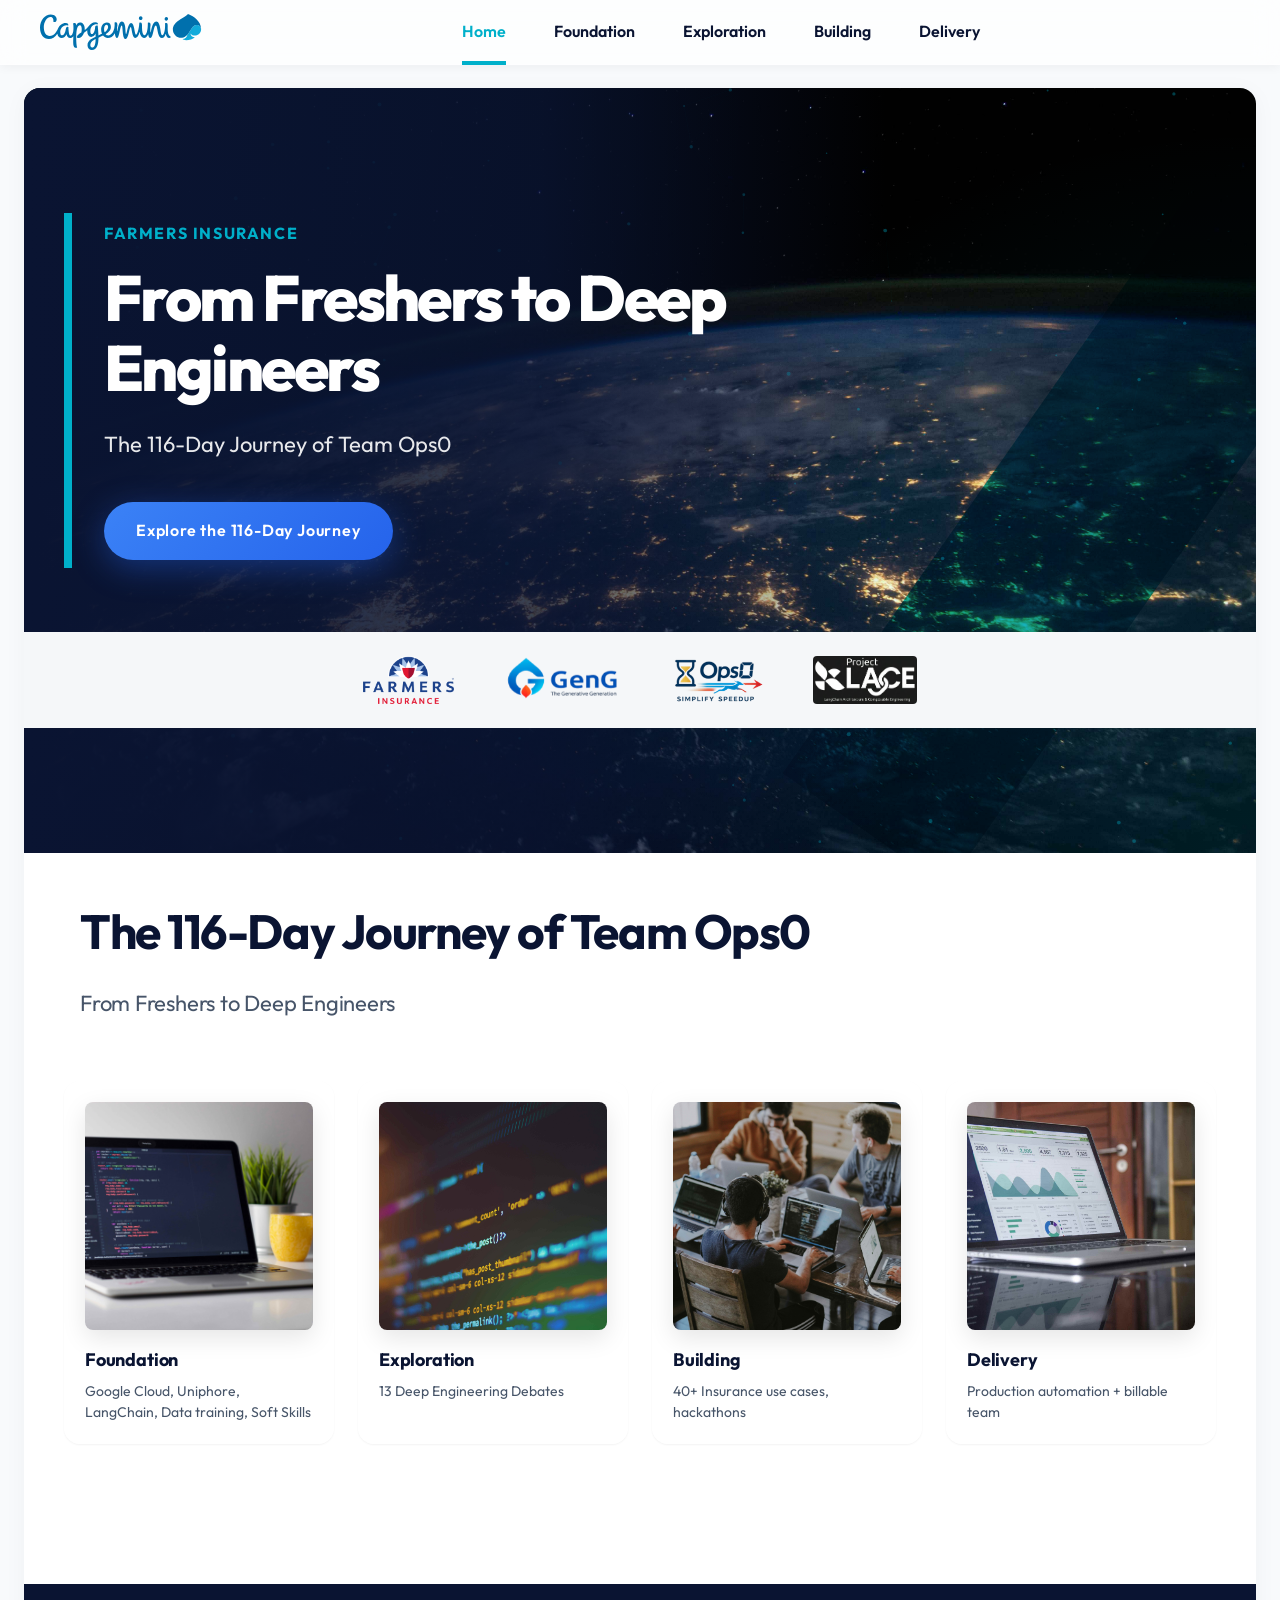
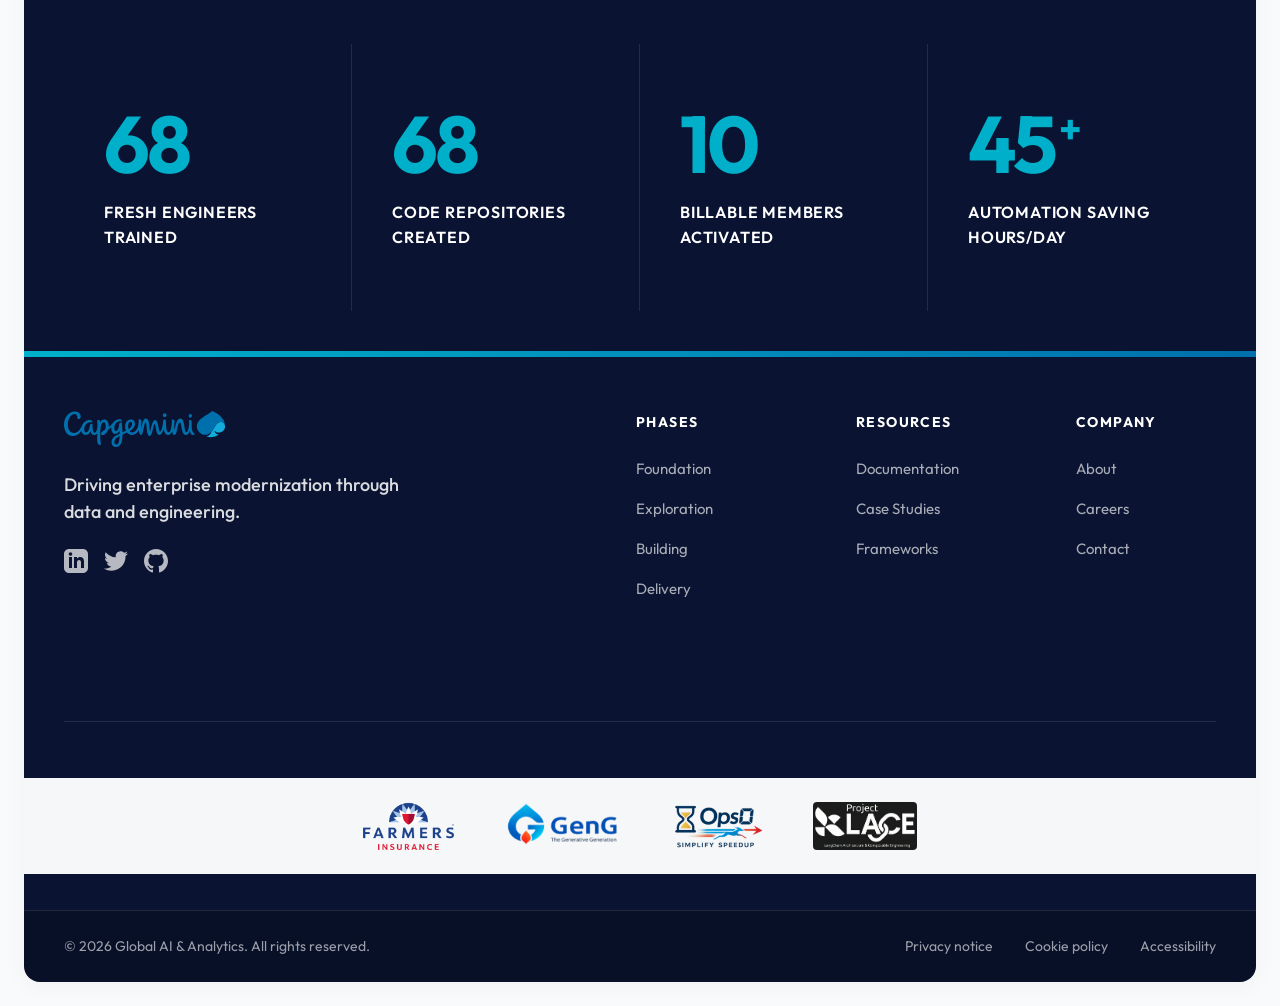
<file: html/index.html>
<!DOCTYPE html>
<html lang="en">

<head>
    <meta charset="UTF-8">
    <meta name="viewport" content="width=device-width, initial-scale=1.0">
    <title>Platform Engineering Journey | Global AI & Analytics</title>
    <!-- Combined Google Fonts: Inter for readibility, Outfit for Mannat-style headings -->
    <link
        href="https://fonts.googleapis.com/css2?family=Inter:wght@400;500;600&family=Outfit:wght@400;600;700;800&display=swap"
        rel="stylesheet">
    <link rel="stylesheet" href="../css/global.css">
    <link rel="stylesheet" href="../css/layout.css">
    <link rel="stylesheet" href="../css/navbar.css">
    <link rel="stylesheet" href="../css/hero.css">
    <link rel="stylesheet" href="../css/tiles.css">
    <link rel="stylesheet" href="../css/metrics.css">
    <link rel="stylesheet" href="../css/logos.css">
</head>

<body>
    <div class="page-wrapper">
        <div class="content-island">
            <header class="navbar">
                <div class="container container--nav">
                    <div class="navbar__logo"><img src="../assets/capgemini-logo.svg" alt="Capgemini"
                            style="height: 36px; width: auto; display: block;"></div>
                    <nav class="navbar__menu">
                        <a href="index.html">Home</a>
                        <a href="foundation.html">Foundation</a>
                        <a href="exploration.html">Exploration</a>
                        <a href="building.html">Building</a>
                        <a href="delivery.html">Delivery</a>
                    </nav>
                    <div class="navbar__actions" style="display: flex; align-items: center; gap: 20px;">
                        <div class="navbar__toggle" id="mobile-menu">
                            <span class="bar"></span>
                            <span class="bar"></span>
                            <span class="bar"></span>
                        </div>
                    </div>
                </div>
            </header>

            <main>
                <!-- Modern Hero Section - Full Background Capgemini Style fuses with Mannat Canvas -->
                <section class="hero hero--home">
                    <canvas id="network-canvas" class="hero__canvas"></canvas>
                    <div class="hero__overlay"></div>
                    <div class="container hero__container">
                        <div class="hero__content animate-on-scroll fade-in">
                            <span class="hero__pre-heading"
                                style="display: block; font-size: 16px; font-weight: 700; text-transform: uppercase; letter-spacing: 0.1em; color: var(--color-cap-cyan); margin-bottom: 16px;">Farmers
                                Insurance</span>
                            <h1 class="hero__heading">From Freshers to Deep Engineers</h1>
                            <p class="hero__paragraph">The 116-Day Journey of Team Ops0</p>
                            <a href="#journey" class="btn btn--primary">Explore the 116-Day Journey</a>
                        </div>
                        <div class="partner-logos animate-on-scroll fade-in">
                            <img src="../assets/logo1.png" alt="Partner Logo 1" class="partner-logo">
                            <img src="../assets/logo2.png" alt="Partner Logo 2" class="partner-logo">
                            <img src="../assets/logo3.png" alt="Partner Logo 3" class="partner-logo">
                            <img src="../assets/logo4_premium.png" alt="Partner Logo 4" class="partner-logo">
                        </div>
                    </div>
                </section>

                <!-- Core Feature Section -->
                <section id="journey" class="section section--angled journey">
                    <div class="container">
                        <div class="section-header animate-on-scroll fade-in">
                            <h2 class="section__heading">The 116-Day Journey of Team Ops0</h2>
                            <p class="section__subtitle">From Freshers to Deep Engineers</p>
                        </div>

                        <div class="tiles-grid">
                            <!-- Tile 1 -->
                            <a href="foundation.html" class="tile animate-on-scroll stagger-in">
                                <div class="tile__thumbnail">
                                    <img src="../assets/foundation.jpg" alt="Foundation Phase">
                                </div>
                                <div class="tile__header">
                                    <h3 class="tile__title">Foundation</h3>
                                </div>
                                <p class="tile__description">Google Cloud, Uniphore, LangChain, Data training, Soft
                                    Skills</p>
                            </a>

                            <!-- Tile 2 -->
                            <a href="exploration.html" class="tile animate-on-scroll stagger-in">
                                <div class="tile__thumbnail">
                                    <img src="../assets/exploration.jpg" alt="Exploration Phase">
                                </div>
                                <div class="tile__header">
                                    <h3 class="tile__title">Exploration</h3>
                                </div>
                                <p class="tile__description">13 Deep Engineering Debates</p>
                            </a>

                            <!-- Tile 3 -->
                            <a href="building.html" class="tile animate-on-scroll stagger-in">
                                <div class="tile__thumbnail">
                                    <img src="../assets/building.jpg" alt="Building Phase">
                                </div>
                                <div class="tile__header">
                                    <h3 class="tile__title">Building</h3>
                                </div>
                                <p class="tile__description">40+ Insurance use cases, hackathons</p>
                            </a>

                            <!-- Tile 4 -->
                            <a href="delivery.html" class="tile animate-on-scroll stagger-in">
                                <div class="tile__thumbnail">
                                    <img src="../assets/delivery.jpg" alt="Delivery Phase">
                                </div>
                                <div class="tile__header">
                                    <h3 class="tile__title">Delivery</h3>
                                </div>
                                <p class="tile__description">Production automation + billable team</p>
                            </a>
                        </div>
                    </div>
                </section>

                <!-- Minimal Metrics Section -->
                <section class="section metrics">
                    <div class="container">
                        <div class="metrics-grid">
                            <div class="metric-card animate-on-scroll stagger-in">
                                <div class="metric__number-container">
                                    <span class="metric__number text-gradient" data-target="75">0</span>
                                </div>
                                <div class="metric__desc">fresh engineers trained</div>
                            </div>
                            <div class="metric-card animate-on-scroll stagger-in">
                                <div class="metric__number-container">
                                    <span class="metric__number text-gradient" data-target="69">0</span>
                                </div>
                                <div class="metric__desc">code repositories created</div>
                            </div>
                            <div class="metric-card animate-on-scroll stagger-in">
                                <div class="metric__number-container">
                                    <span class="metric__number text-gradient" data-target="10">0</span>
                                </div>
                                <div class="metric__desc">billable members activated</div>
                            </div>
                            <div class="metric-card animate-on-scroll stagger-in">
                                <div class="metric__number-container">
                                    <span class="metric__number text-gradient" data-target="45">0</span><span
                                        class="metric__suffix text-gradient">+</span>
                                </div>
                                <div class="metric__desc">automation saving hours/day</div>
                            </div>
                        </div>
                    </div>
                </section>


            </main>

            <footer class="footer">
                <div class="container footer__container">
                    <div class="footer__brand">
                        <div class="footer__logo">
                            <img src="../assets/capgemini-logo.svg" alt="Capgemini" style="height: 36px; width: auto; display: block;">
                        </div>
                        <p class="footer__tagline">Driving enterprise modernization through data and engineering.</p>
                        <div class="footer__socials" style="display: flex; gap: 16px; margin-top: 24px;">
                            <a href="#" aria-label="LinkedIn" style="color: rgba(255,255,255,0.7);"><svg width="24" height="24" viewBox="0 0 24 24" fill="currentColor"><path d="M19 0h-14c-2.761 0-5 2.239-5 5v14c0 2.761 2.239 5 5 5h14c2.762 0 5-2.239 5-5v-14c0-2.761-2.238-5-5-5zm-11 19h-3v-11h3v11zm-1.5-12.268c-.966 0-1.75-.79-1.75-1.764s.784-1.764 1.75-1.764 1.75.79 1.75 1.764-.783 1.764-1.75 1.764zm13.5 12.268h-3v-5.604c0-3.368-4-3.113-4 0v5.604h-3v-11h3v1.765c1.396-2.586 7-2.777 7 2.476v6.759z"/></svg></a>
                            <a href="#" aria-label="Twitter" style="color: rgba(255,255,255,0.7);"><svg width="24" height="24" viewBox="0 0 24 24" fill="currentColor"><path d="M24 4.557c-.883.392-1.832.656-2.828.775 1.017-.609 1.798-1.574 2.165-2.724-.951.564-2.005.974-3.127 1.195-.897-.957-2.178-1.555-3.594-1.555-3.179 0-5.515 2.966-4.797 6.045-4.091-.205-7.719-2.165-10.148-5.144-1.29 2.213-.669 5.116 1.523 6.574-.806-.026-1.566-.247-2.229-.616-.054 2.281 1.581 4.415 3.949 4.89-.693.188-1.452.232-2.224.084.626 1.956 2.444 3.379 4.6 3.419-2.07 1.623-4.678 2.348-7.29 2.04 2.179 1.397 4.768 2.212 7.548 2.212 9.142 0 14.307-7.721 13.995-14.646.962-.695 1.797-1.562 2.457-2.549z"/></svg></a>
                            <a href="#" aria-label="GitHub" style="color: rgba(255,255,255,0.7);"><svg width="24" height="24" viewBox="0 0 24 24" fill="currentColor"><path d="M12 0c-6.626 0-12 5.373-12 12 0 5.302 3.438 9.8 8.207 11.387.599.111.793-.261.793-.577v-2.234c-3.338.726-4.033-1.416-4.033-1.416-.546-1.387-1.333-1.756-1.333-1.756-1.089-.745.083-.729.083-.729 1.205.084 1.839 1.237 1.839 1.237 1.07 1.834 2.807 1.304 3.492.997.107-.775.418-1.305.762-1.604-2.665-.305-5.467-1.334-5.467-5.931 0-1.311.469-2.381 1.236-3.221-.124-.303-.535-1.524.117-3.176 0 0 1.008-.322 3.301 1.23.957-.266 1.983-.399 3.003-.404 1.02.005 2.047.138 3.006.404 2.291-1.552 3.297-1.23 3.297-1.23.653 1.653.242 2.874.118 3.176.77.84 1.235 1.911 1.235 3.221 0 4.609-2.807 5.624-5.479 5.921.43.372.823 1.102.823 2.222v3.293c0 .319.192.694.801.576 4.765-1.589 8.199-6.086 8.199-11.386 0-6.627-5.373-12-12-12z"/></svg></a>
                        </div>
                    </div>
                    <div class="footer__links-wrapper">
                        <div class="footer__column">
                            <h4>Phases</h4>
                            <div class="footer__link-list">
                                <a href="foundation.html">Foundation</a>
                                <a href="exploration.html">Exploration</a>
                                <a href="building.html">Building</a>
                                <a href="delivery.html">Delivery</a>
                            </div>
                        </div>
                        <div class="footer__column">
                            <h4>Resources</h4>
                            <div class="footer__link-list">
                                <a href="#">Documentation</a>
                                <a href="#">Case Studies</a>
                                <a href="#">Frameworks</a>
                            </div>
                        </div>
                        <div class="footer__column">
                            <h4>Company</h4>
                            <div class="footer__link-list">
                                <a href="#">About</a>
                                <a href="#">Careers</a>
                                <a href="#">Contact</a>
                            </div>
                        </div>
                    </div>
                    
                    <div class="footer__logo-grid">
                        <div class="partner-logos">
                            <img src="../assets/logo1.png" alt="Partner Logo 1" class="partner-logo">
                            <img src="../assets/logo2.png" alt="Partner Logo 2" class="partner-logo">
                            <img src="../assets/logo3.png" alt="Partner Logo 3" class="partner-logo">
                            <img src="../assets/logo4_premium.png" alt="Partner Logo 4" class="partner-logo">
                        </div>
                    </div>
                </div>
                <div class="footer__bottom">
                    <div class="container footer__bottom-container">
                        <p>&copy; 2026 Global AI & Analytics. All rights reserved.</p>
                        <div class="footer__bottom-links">
                            <a href="#">Privacy notice</a>
                            <a href="#">Cookie policy</a>
                            <a href="#">Accessibility</a>
                        </div>
                    </div>
                </div>
            </footer>

            <div id="back-to-top" class="back-to-top" aria-label="Back to Top">
                <svg width="24" height="24" viewBox="0 0 24 24" fill="none" stroke="currentColor" stroke-width="2" stroke-linecap="round" stroke-linejoin="round"><polyline points="18 15 12 9 6 15"></polyline></svg>
            </div>
            <script src="../js/navigation.js"></script>
            <script src="../js/animations.js"></script>
            <script src="../js/interactions.js"></script>
        </div><!-- End content-island -->
    </div><!-- End page-wrapper -->
</body>

</html>
</file>
<file: css/global.css>
:root {
    /* Capgemini core colors */
    --color-primary: #0070AD;
    --color-cap-cyan: #00B0CA;
    --color-cap-navy: #0A1432;
    
    /* Backgrounds & Surfaces */
    --color-bg-light: #F8FAFC;
    --color-white: #FFFFFF;
    --color-border: #E2E8F0;
    
    /* Text colors */
    --color-text-primary: #0A1432;
    --color-text-secondary: #475569;
    
    /* Glassmorphism Tokens */
    --glass-bg: rgba(255, 255, 255, 0.7);
    --glass-border: rgba(255, 255, 255, 0.3);
    --glass-shadow: 0 8px 32px 0 rgba(31, 38, 135, 0.1);
    
    /* Shadows */
    --shadow-sm: 0 1px 2px 0 rgba(0, 0, 0, 0.05);
    --shadow-md: 0 4px 6px -1px rgba(0, 0, 0, 0.1), 0 2px 4px -1px rgba(0, 0, 0, 0.06);
    --shadow-lg: 0 10px 15px -3px rgba(0, 0, 0, 0.1), 0 4px 6px -2px rgba(0, 0, 0, 0.05);
    --shadow-xl: 0 20px 25px -5px rgba(0, 0, 0, 0.1), 0 10px 10px -5px rgba(0, 0, 0, 0.04);

    /* Typography */
    --font-primary: "Outfit", "Inter", sans-serif;
}


/* Reset and Base Styles */
* {
    margin: 0;
    padding: 0;
    box-sizing: border-box;
}

body {
    font-family: var(--font-primary);
    font-size: 16px;
    line-height: 1.6;
    color: var(--color-text-primary);
    background-color: var(--color-white);
    /* Core capgemini is mostly white */
    overflow-x: hidden;
    padding-top: 0;
    /* Removed 80px padding, letting the Island handle layout */
    -webkit-font-smoothing: antialiased;
    -moz-osx-font-smoothing: grayscale;
}

h1,
h2,
h3,
h4,
h5,
h6 {
    color: var(--color-cap-navy);
    font-weight: 700;
    letter-spacing: -0.01em;
    margin-bottom: 24px;
}

a {
    text-decoration: none;
    color: var(--color-cap-cyan);
    transition: color 0.25s ease;
}

a:hover {
    color: var(--color-cap-navy);
}

ul {
    list-style: none;
}

/* Buttons - Sharp and Flat */
.btn {
    display: inline-flex;
    align-items: center;
    justify-content: center;
    padding: 16px 32px;
    font-size: 16px;
    font-weight: 600;
    border-radius: 0;
    /* Capgemini buttons are sharp */
    cursor: pointer;
    transition: all 0.3s ease;
    text-align: center;
    letter-spacing: 0.05em;
    text-transform: uppercase;
}

.btn--primary {
    background: linear-gradient(135deg, #3B82F6 0%, #2563EB 100%);
    /* Mannat vibrant blue */
    color: var(--color-white);
    border: none;
    border-radius: 40px;
    /* Mannat pill shape */
    box-shadow: 0 8px 32px rgba(37, 99, 235, 0.4);
    /* Mannat soft glow */
    text-transform: none;
    /* Mannat uses regular case for main buttons */
    font-weight: 600;
}

.btn--primary:hover {
    background: linear-gradient(135deg, #2563EB 0%, #1D4ED8 100%);
    color: var(--color-white);
    box-shadow: 0 12px 40px rgba(37, 99, 235, 0.5);
    transform: translateY(-2px);
}

.btn--secondary {
    background-color: transparent;
    color: var(--color-cap-navy);
    border: 1px solid var(--color-border);
    /* Thinner border per Mannat style */
    border-radius: 40px;
}

.btn--secondary:hover {
    border-color: var(--color-cap-navy);
    color: var(--color-cap-navy);
    background-color: transparent;
}

/* Utilities */
.text-gradient {
    /* Changing gradient to cyan for Capgemini feel */
    background: linear-gradient(135deg, var(--color-cap-cyan) 0%, var(--color-cap-navy) 100%);
    -webkit-background-clip: text;
    -webkit-text-fill-color: transparent;
    background-clip: text;
    color: transparent;
}

/* Typography Hierarchy: Tight tracking like Mannat */
.hero__heading,
.hero__page-heading {
    font-size: 80px;
    /* Massive text like mannat */
    font-weight: 800;
    line-height: 1.05;
    letter-spacing: -0.04em;
    /* Very tight spacing */
}

.section__heading {
    font-size: 48px;
    font-weight: 700;
    margin-bottom: 16px;
    letter-spacing: -0.03em;
    /* Tight spacing */
}

.section__subtitle {
    font-size: 22px;
    color: var(--color-text-secondary);
    margin-bottom: 60px;
    font-weight: 400;
    letter-spacing: -0.01em;
}

.tile__title {
    font-size: 26px;
    font-weight: 700;
    letter-spacing: -0.02em;
}

.caption {
    font-size: 14px;
    color: var(--color-text-secondary);
}

.back-to-top {
    position: fixed;
    bottom: 30px;
    right: 30px;
    width: 50px;
    height: 50px;
    background-color: var(--color-primary);
    color: white;
    border-radius: 50%;
    display: flex;
    justify-content: center;
    align-items: center;
    cursor: pointer;
    box-shadow: var(--shadow-lg);
    opacity: 0;
    visibility: hidden;
    transition: all 0.3s cubic-bezier(0.16, 1, 0.3, 1);
    z-index: 999;
}

.back-to-top.visible {
    opacity: 1;
    visibility: visible;
}

.back-to-top:hover {
    transform: translateY(-5px);
    background-color: var(--color-cap-cyan);
    box-shadow: var(--shadow-xl);
}
</file>
<file: css/layout.css>
/* Container Layout & Spotify "Island" Structure */
/* The main page wrapper simulates the dark/light exterior background */
.page-wrapper {
    background-color: var(--color-bg-light);
    /* Exterior background */
    padding: 88px 24px 24px 24px;
    /* 64px navbar + 24px inset */
    min-height: 100vh;
}

/* The Island is the actual white content area */
.content-island {
    background-color: var(--color-white);
    border-radius: 16px;
    /* Spotify rounded corners */
    box-shadow: 0 4px 24px rgba(0, 0, 0, 0.04);
    overflow: hidden;
    /* Keep angled sections inside */
    position: relative;
    max-width: 1600px;
    margin: 0 auto;
    /* Center the island on very large screens */
}

.container {
    width: 100%;
    max-width: 1300px;
    /* Reduced slightly to fit nice inside the island padding */
    margin: 0 auto;
    padding: 0 40px;
}

.section {
    padding: 60px 0;
    /* Reduced from 120px to tighten up space */
    position: relative;
}

/* Capgemini angled section background feature */
.section--angled {
    background-color: var(--color-bg-light);
    margin-top: -60px;
    /* Pull up to overlap */
    padding-top: 100px;
    /* Reduced to bring content higher */
    z-index: 2;
    clip-path: polygon(0 4vw, 100% 0, 100% 100%, 0 100%);
}

/* Spotify CTA Banner Signature Style */
.cta-banner {
    background: linear-gradient(135deg, var(--color-cap-cyan) 0%, var(--color-primary) 100%);
    color: var(--color-white);
    padding: 100px 40px;
    text-align: center;
    border-radius: 12px;
    margin: 0 40px 60px 40px;
    /* Inset CTA banner */
    box-shadow: 0 12px 32px rgba(0, 112, 173, 0.2);
}

.cta-banner__heading {
    font-size: 48px;
    font-weight: 800;
    line-height: 1.1;
    letter-spacing: -0.03em;
    color: var(--color-white);
    margin-bottom: 24px;
}

.cta-banner__paragraph {
    font-size: 20px;
    margin-bottom: 40px;
    color: rgba(255, 255, 255, 0.9);
}

.cta-banner .btn--secondary {
    border-color: var(--color-white);
    color: var(--color-white);
}

.cta-banner .btn--secondary:hover {
    background-color: var(--color-white);
    color: var(--color-cap-cyan);
}

/* Footer Header */
.footer {
    background-color: var(--color-cap-navy);
    color: var(--color-white);
    position: relative;
    overflow: hidden;
    padding-top: 60px;
}

/* Gradient Top Bar Accent */
.footer::before {
    content: '';
    position: absolute;
    top: 0;
    left: 0;
    width: 100%;
    height: 6px;
    background: linear-gradient(90deg, var(--color-cap-cyan) 0%, var(--color-primary) 100%);
}

.footer__container {
    display: flex;
    justify-content: space-between;
    flex-wrap: wrap;
    gap: 80px;
    padding-bottom: 60px;
}

.footer__brand {
    max-width: 350px;
}

.footer__logo {
    margin-bottom: 24px;
}

.footer__logo img {
    height: 48px;
    width: auto;
    display: block;
}

.footer__tagline {
    color: rgba(255, 255, 255, 0.85);
    font-size: 18px;
    font-weight: 500;
    line-height: 1.5;
    margin-bottom: 24px;
}

.footer__socials a {
    transition: color 0.2s ease, transform 0.2s ease;
}

.footer__socials a:hover {
    color: var(--color-cap-cyan) !important;
    transform: translateY(-2px);
}

.footer__links-wrapper {
    display: flex;
    gap: 80px;
    flex-wrap: wrap;
    flex: 1;
    justify-content: flex-end;
}

.footer__column {
    min-width: 140px;
}

.footer__column h4 {
    color: var(--color-white);
    margin-bottom: 24px;
    font-size: 14px;
    font-weight: 700;
    text-transform: uppercase;
    letter-spacing: 0.1em;
}

.footer__link-list {
    display: flex;
    flex-direction: column;
    gap: 16px;
}

.footer__link-list a {
    color: rgba(255, 255, 255, 0.65);
    font-size: 15px;
    font-weight: 400;
    text-decoration: none;
    transition: all 0.2s ease;
    display: inline-block;
}

.footer__link-list a:hover {
    color: var(--color-cap-cyan);
    transform: translateX(4px);
}

.footer__bottom {
    border-top: 1px solid rgba(255, 255, 255, 0.1);
    background-color: rgba(0, 0, 0, 0.2);
}

.footer__bottom-container {
    display: flex;
    justify-content: space-between;
    align-items: center;
    padding: 24px 40px;
    color: rgba(255, 255, 255, 0.6);
    font-size: 14px;
}

.footer__bottom-links {
    display: flex;
    gap: 32px;
}

.footer__bottom-links a {
    color: rgba(255, 255, 255, 0.6);
    transition: color 0.2s ease;
}

.footer__bottom-links a:hover {
    color: var(--color-white);
}

/* Animations Core */
.animate-on-scroll {
    opacity: 0;
    transform: translateY(30px);
    transition: opacity 0.8s cubic-bezier(0.16, 1, 0.3, 1), transform 0.8s cubic-bezier(0.16, 1, 0.3, 1);
}

.animate-on-scroll.is-visible {
    opacity: 1;
    transform: translateY(0);
}

/* Responsive */
@media (max-width: 992px) {
    .container {
        padding: 0 24px;
    }
}

@media (max-width: 768px) {
    .section {
        padding: 80px 0;
    }

    .footer__container {
        flex-direction: column;
        gap: 40px;
    }

    .footer__links-wrapper {
        gap: 40px;
        flex-direction: column;
        justify-content: flex-start;
    }

    .footer__bottom-container {
        flex-direction: column;
        gap: 24px;
        text-align: center;
        align-items: center;
    }

    .footer__bottom-links {
        flex-wrap: wrap;
        justify-content: center;
    }
}
</file>
<file: css/navbar.css>
/* Navigation Bar */
.navbar {
    position: fixed;
    top: 0;
    left: 0;
    width: 100%;
    background-color: var(--glass-bg);
    backdrop-filter: blur(12px);
    -webkit-backdrop-filter: blur(12px);
    border-bottom: 1px solid var(--glass-border);
    z-index: 1000;
    transition: all 0.3s cubic-bezier(0.16, 1, 0.3, 1);
}

.navbar.scrolled {
    box-shadow: 0 4px 20px rgba(0, 0, 0, 0.05);
}

.container--nav {
    display: flex;
    justify-content: space-between;
    align-items: center;
    height: 64px;
    /* Reduced from 90px */
}

.navbar__logo {
    font-size: 24px;
    font-weight: 700;
    color: var(--color-cap-navy);
    cursor: pointer;
    letter-spacing: -0.02em;
}

.navbar__logo span {
    color: var(--color-cap-cyan);
}

.navbar__menu {
    display: flex;
    gap: 48px;
    height: 100%;
}

.navbar__menu a {
    color: var(--color-cap-navy);
    font-size: 16px;
    font-weight: 600;
    position: relative;
    display: flex;
    align-items: center;
    height: 100%;
    transition: color 0.2s ease;
}

/* Thick bottom border active state characteristic of Capgemini */
.navbar__menu a::after {
    content: '';
    position: absolute;
    bottom: -1px;
    left: 0;
    width: 0;
    height: 4px;
    background-color: var(--color-cap-cyan);
    transition: width 0.3s cubic-bezier(0.16, 1, 0.3, 1);
}

.navbar__menu a:hover::after,
.navbar__menu a.active::after {
    width: 100%;
}

.navbar__menu a:hover,
.navbar__menu a.active {
    color: var(--color-cap-cyan);
}

.navbar__toggle {
    display: none;
    flex-direction: column;
    justify-content: space-between;
    width: 30px;
    height: 20px;
    cursor: pointer;
}

.navbar__toggle .bar {
    height: 3px;
    width: 100%;
    background-color: var(--color-cap-navy);
    transition: all 0.3s ease;
}

/* Mobile Nav */
@media (max-width: 992px) {
    .navbar__menu {
        position: absolute;
        top: 64px;
        /* Match height */
        left: 0;
        width: 100%;
        background-color: var(--glass-bg);
        backdrop-filter: blur(20px);
        -webkit-backdrop-filter: blur(20px);
        flex-direction: column;
        align-items: flex-start;
        padding: 40px;
        border-bottom: 1px solid var(--glass-border);
        box-shadow: var(--shadow-xl);
        opacity: 0;
        visibility: hidden;
        transform: translateY(-10px);
        transition: all 0.3s ease;
        height: auto;
        gap: 0;
    }

    .navbar__menu.active {
        opacity: 1;
        visibility: visible;
        transform: translateY(0);
    }

    .navbar__menu a {
        font-size: 18px;
        width: 100%;
        padding: 20px 0;
        border-bottom: 1px solid var(--color-border);
    }

    .navbar__menu a::after {
        display: none;
    }

    .navbar__toggle {
        display: flex;
    }

    .navbar__toggle.active .bar:nth-child(1) {
        transform: translateY(9px) rotate(45deg);
    }

    .navbar__toggle.active .bar:nth-child(2) {
        opacity: 0;
    }

    .navbar__toggle.active .bar:nth-child(3) {
        transform: translateY(-8px) rotate(-45deg);
    }
}
</file>
<file: css/hero.css>
/* Hero Sections - Capgemini Full Image Hero */
.hero {
    position: relative;
    /* Capgemini heroes are usually very tall, almost full height */
    min-height: 85vh;
    display: flex;
    align-items: center;
    /* Center the text vertically */
    background-color: var(--color-cap-navy);
    overflow: hidden;
}

/* Full Width Background Image Overlay */
.hero--home {
    background: url('../assets/hero-home.jpg') center/cover no-repeat;
}

/* Canvas styling for the Mannat network effect */
.hero__canvas {
    position: absolute;
    top: 0;
    left: 0;
    width: 100%;
    height: 100%;
    z-index: 2;
    /* Sits over the image and dark gradient, behind the text */
    pointer-events: none;
    opacity: 0.6;
    /* Subtle effect */
}

/* Mesh Gradient Overlay */
.hero::before {
    content: '';
    position: absolute;
    top: 0;
    left: 0;
    width: 100%;
    height: 100%;
    background: radial-gradient(circle at 0% 0%, rgba(0, 112, 173, 0.15) 0%, transparent 50%),
                radial-gradient(circle at 100% 100%, rgba(0, 176, 202, 0.15) 0%, transparent 50%);
    z-index: 1;
}

/* Linear Content Overlay */
.hero__overlay {
    content: '';
    position: absolute;
    top: 0;
    left: 0;
    width: 70%;
    height: 100%;
    background: linear-gradient(to right, var(--color-cap-navy) 0%, rgba(10, 20, 50, 0.8) 60%, rgba(10, 20, 50, 0) 100%);
    z-index: 2;
}

/* The Capgemini angled slash aesthetic */
.hero::after {
    content: '';
    position: absolute;
    bottom: -50px;
    right: 5%;
    width: 200px;
    height: 800px;
    background-color: var(--color-cap-cyan);
    transform: rotate(35deg);
    z-index: 1;
    opacity: 0.9;
    mix-blend-mode: multiply;
}

.hero__container {
    position: relative;
    z-index: 3;
    /* Above overlays */
    width: 100%;
}

/* Clean text layout directly on image */
.hero__content {
    max-width: 800px;
    position: relative;
    padding-left: 32px;
    /* The thick solid left border that Capgemini uses heavily */
    border-left: 8px solid var(--color-cap-cyan);
    padding-top: 8px;
    padding-bottom: 8px;
}

.hero__illustration {
    display: none;
    /* Removed the split illustration */
}

.hero__heading {
    color: var(--color-white);
    margin-bottom: 24px;
    font-size: 64px;
    line-height: 1.1;
}

.hero__paragraph {
    font-size: 22px;
    line-height: 1.6;
    margin-bottom: 40px;
    color: rgba(255, 255, 255, 0.9);
}

/* Page Heroes */
.hero--page {
    min-height: 60vh;
    background: url('../assets/hero-page.jpg') center/cover no-repeat;
}

.hero--page::before {
    width: 80%;
    background: linear-gradient(to right, rgba(10, 20, 50, 0.95) 0%, rgba(10, 20, 50, 0.8) 50%, rgba(10, 20, 50, 0) 100%);
}

.hero--page .hero__content {
    max-width: 900px;
}

.hero__page-heading {
    color: var(--color-white);
    margin-bottom: 16px;
    font-size: 56px;
}

.hero__pre-heading {
    display: block;
    font-size: 16px;
    font-weight: 700;
    text-transform: uppercase;
    letter-spacing: 0.1em;
    color: var(--color-cap-cyan);
    margin-bottom: 16px;
}

/* Responsive */
@media (max-width: 992px) {
    .hero {
        min-height: 70vh;
    }

    .hero::before,
    .hero--page::before {
        width: 100%;
        background: rgba(10, 20, 50, 0.7);
        /* Solid overlay for readability on small screens */
    }

    .hero__content,
    .hero--page .hero__content {
        padding-left: 24px;
        border-left-width: 6px;
    }

    .hero__heading,
    .hero__page-heading {
        font-size: 48px;
    }

    .hero__paragraph {
        font-size: 18px;
    }
}

@media (max-width: 576px) {
    .hero__content {
        padding-left: 16px;
        border-left-width: 4px;
    }

    .hero__heading {
        font-size: 40px;
    }
}
</file>
<file: css/tiles.css>
/* Journey Tiles Layout - Spotify Card Concept */
.journey {
    background-color: transparent;
    /* Background handled by Island */
}

.section-header {
    margin-bottom: 40px;
    padding-left: 16px;
    /* Align with cards */
}

.tiles-grid {
    display: grid;
    /* User specifically requested 4 columns */
    grid-template-columns: repeat(4, minmax(0, 1fr));
    gap: 24px;
    /* Standard Spotify gap */
    margin-bottom: 80px;
}

/* Sharp Minimal Tile Design (Mannat & Spotify Fusion) */
.tile {
    display: flex;
    flex-direction: column;
    background-color: var(--glass-bg);
    backdrop-filter: blur(10px);
    -webkit-backdrop-filter: blur(10px);
    border: 1px solid var(--glass-border);
    border-radius: 16px;
    padding: 20px;
    transition: all 0.4s cubic-bezier(0.16, 1, 0.3, 1);
    text-decoration: none;
    height: 100%;
    position: relative;
    cursor: pointer;
    box-shadow: var(--shadow-sm);
}

.tile:hover {
    transform: translateY(-8px);
    background-color: var(--white);
    box-shadow: var(--shadow-xl);
    border-color: var(--color-cap-cyan);
}

/* The Square Image Thumbnail (Crucial Spotify Element) */
.tile__thumbnail {
    width: 100%;
    padding-bottom: 100%;
    /* Forces exact 1:1 aspect ratio cross-browser */
    border-radius: 8px;
    /* Inner radius slightly smaller than card */
    overflow: hidden;
    margin-bottom: 16px;
    position: relative;
    box-shadow: 0 8px 24px rgba(0, 0, 0, 0.1);
    flex-shrink: 0;
    /* Prevent flexbox from shrinking/stretching it */
}

.tile__thumbnail img {
    position: absolute;
    top: 0;
    left: 0;
    width: 100%;
    height: 100%;
    object-fit: cover;
    transition: transform 0.5s ease;
}

.tile:hover .tile__thumbnail img {
    transform: scale(1.05);
}

/* Card Typography Adjustments */
.tile__header {
    margin-bottom: 6px;
    min-width: 0;
}

.tile__phase {
    display: block;
    font-size: 13px;
    font-weight: 700;
    color: var(--color-cap-cyan);
    margin-bottom: 8px;
    letter-spacing: 0.1em;
    text-transform: uppercase;
}

.tile__title {
    color: var(--color-text-primary);
    /* Use primary text instead of navy for better hierarchy */
    margin: 0;
    font-size: 18px;
    /* Spotify titles are relatively compact */
    font-weight: 700;
    letter-spacing: -0.01em;
    /* Single line truncation like Spotify */
    white-space: nowrap;
    overflow: hidden;
    text-overflow: ellipsis;
}

.tile__description {
    color: var(--color-text-secondary);
    font-size: 14px;
    /* Spotify descriptions are small */
    line-height: 1.5;
    margin-bottom: 0;
    min-height: 3em;
    /* Enforce exact vertical height for 2 lines */
    /* Two line truncation */
    display: -webkit-box;
    -webkit-line-clamp: 2;
    line-clamp: 2;
    -webkit-box-orient: vertical;
    overflow: hidden;
}

/* Removed older UI features */
.tile__cta,
.tile::before,
.tile::after {
    display: none;
}

/* Responsive */
@media (max-width: 768px) {
    .tiles-grid {
        grid-template-columns: repeat(2, minmax(0, 1fr));
        gap: 16px;
    }
}

@media (max-width: 576px) {
    .tiles-grid {
        /* Force 2 columns on small screens, like Spotify's mobile layout */
        grid-template-columns: repeat(2, minmax(0, 1fr));
        gap: 12px;
    }

    .tile {
        padding: 12px;
    }

    .tile__title {
        font-size: 16px;
    }

    .tile__description {
        display: none;
        /* Hide descriptions on very small screens */
    }
}
</file>
<file: css/metrics.css>
/* Impact Metrics section - Capgemini Blocks */
.metrics {
    background-color: var(--color-cap-navy);
    color: var(--color-white);
    /* Override default section padding to reduce gap to footer */
    padding-bottom: 40px !important;
}

.metrics-grid {
    display: grid;
    grid-template-columns: repeat(4, 1fr);
    gap: 0;
    /* Flush grid */
}

/* Make header for metrics white */
.metrics .section__heading,
.metrics .section__subtitle {
    color: var(--color-white);
}

.metric-card {
    padding: 60px 40px;
    text-align: left;
    border-right: 1px solid rgba(255, 255, 255, 0.1);
    transition: background-color 0.3s ease;
}

.metric-card:last-child {
    border-right: none;
}

.metric-card:hover {
    background-color: rgba(255, 255, 255, 0.05);
    /* Slight hover effect */
    transform: none;
    border-color: rgba(255, 255, 255, 0.1);
}

.metric__number-container {
    display: flex;
    align-items: flex-start;
    justify-content: flex-start;
    margin-bottom: 16px;
}

.metric__number {
    font-size: 80px;
    /* Massive numbers */
    font-weight: 700;
    color: var(--color-cap-cyan);
    line-height: 1;
    letter-spacing: -0.04em;
    background: none;
    -webkit-background-clip: initial;
    background-clip: initial;
    -webkit-text-fill-color: initial;
}

.metric__suffix {
    font-size: 40px;
    font-weight: 700;
    color: var(--color-cap-cyan);
    margin-left: 4px;
    line-height: 1.2;
}

.metric__desc {
    font-size: 16px;
    font-weight: 600;
    color: var(--color-white);
    line-height: 1.6;
    text-transform: uppercase;
    letter-spacing: 0.05em;
}

/* Overriding the gradient utility specifically for the dark background block */
.metrics .text-gradient {
    color: var(--color-cap-cyan) !important;
    background: none !important;
    -webkit-text-fill-color: initial !important;
}

/* Responsive */
@media (max-width: 1200px) {
    .metric-card {
        padding: 40px 24px;
    }
}

@media (max-width: 992px) {
    .metrics-grid {
        grid-template-columns: repeat(2, 1fr);
    }

    .metric-card {
        border-bottom: 1px solid rgba(255, 255, 255, 0.1);
    }

    .metric-card:nth-child(even) {
        border-right: none;
    }

    .metric-card:nth-last-child(-n+2) {
        border-bottom: none;
    }
}

@media (max-width: 576px) {
    .metrics-grid {
        grid-template-columns: 1fr;
    }

    .metric-card {
        border-right: none;
        border-bottom: 1px solid rgba(255, 255, 255, 0.1);
    }

    .metric-card:last-child {
        border-bottom: none;
    }
}
</file>
<file: css/logos.css>
/* Logo Integration Styles */
.partner-logos {
    display: flex;
    align-items: center;
    justify-content: center;
    gap: 48px;
    flex-wrap: wrap;
    
    /* Full-width breakout */
    width: 100vw;
    position: relative;
    left: 50%;
    right: 50%;
    margin-left: -50vw;
    margin-right: -50vw;
    
    margin-top: 32px;
    padding: 24px 0;
    background: #f5f7f9; /* Solid light grey */
    border: none;
}

.partner-logo {
    height: 48px;
    width: auto;
    opacity: 1;
    transition: all 0.3s ease;
    border-radius: 4px; /* Consistent subtle rounding for any background-containing logos */
}

.partner-logo:hover {
    transform: translateY(-3px);
    opacity: 0.8;
}

/* Hero-specific adjustments */
.hero .partner-logos {
    margin-top: 64px;
}

/* Footer-specific adjustments */
.footer__logo-grid {
    margin-top: 40px;
    padding-top: 32px;
    border-top: 1px solid rgba(255, 255, 255, 0.1);
    width: 100%;
}

.footer .partner-logos {
    margin-top: 24px;
    margin-bottom: -24px; /* Align with footer padding if needed */
    background: #f5f7f9;
}

/* Responsive adjustments */
@media (max-width: 768px) {
    .partner-logos {
        gap: 24px;
        justify-content: center !important;
    }
    
    .partner-logo {
        height: 36px;
    }
    
    .hero .partner-logos {
        margin-top: 32px;
    }
}
</file>
